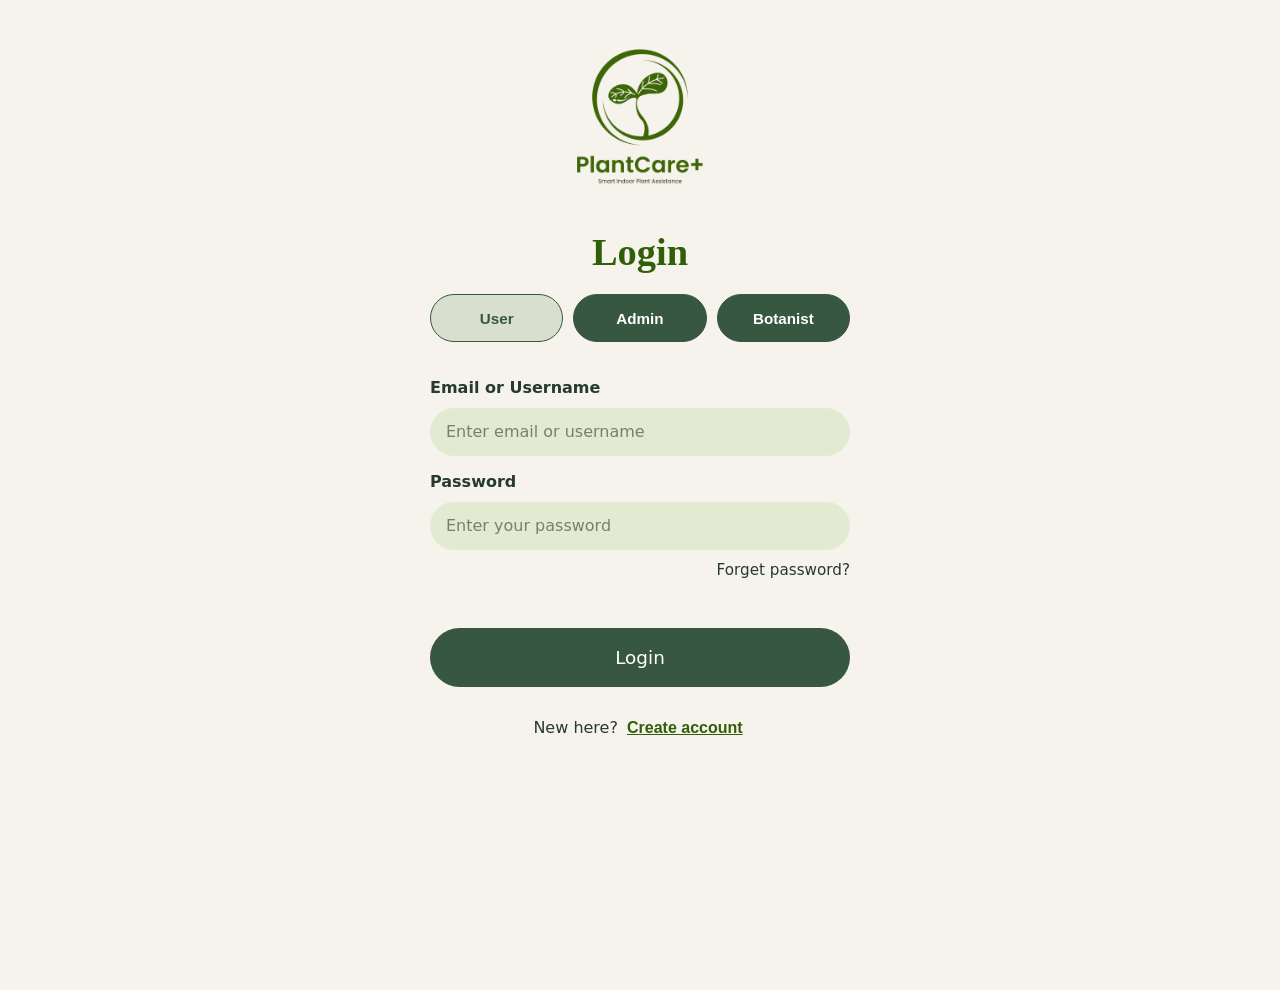
<file: index.html>
<!DOCTYPE html>
<html lang="en">
<head>
    <meta charset="UTF-8">
    <meta name="viewport" content="width=device-width, initial-scale=1.0">

    <title>Home | PlantCare</title>

    <link rel="stylesheet" href="css/style.css">
</head>

<body data-page="home">

    <main>
     
        <section class="hero">
            <div>
                <h1>Bring Greenery to Life</h1>

                <p style="color: var(--muted);">
                    Curated plants for every space and every plant parent.
                </p>

                <a class="btn" href="#results">Browse Plants</a>
            </div>

            <div class="art">
                <img
                src="1.jpeg"
                alt="Beautiful indoor plant in a pot"
                class="hero-plant-image"
                >
            </div>
        </section>

        <a class="btn wide" href="identify.html">
            📷 Identify Plant
        </a>

        <div class="chips" role="group" aria-label="Quick filters">
            <button class="chip" data-filter="all">
                <span><img src="images/leaves.png" alt="Filter"></span> Indoor
            </button>

            <button class="chip" data-filter="fav">
                <span>♡</span> Favourites
            </button>

            <button class="chip" data-filter="low">
                <span>☀</span> Low Light
            </button>

            <button class="chip" data-filter="pet">
                <span>🐾</span> Pet Friendly
            </button>
        </div>

        <label for="q">Search plants by name or category</label>
        <input
            type="search"
            id="q"
            placeholder="e.g. Fern, Succulent"
        >

        <div class="pill-row" style="margin: 14px 0;">
            <a class="btn soft" href="recommendations.html">
                Get Plant Recommendation
            </a>
        </div>

        <div class="panel" id="summary"></div>

        <h2 id="results">Plants</h2>
        <div class="grid" id="grid"></div>
    </main>
    
    <script src="js/plants-data.js"></script>
    <script src="js/app.js"></script>
    <script src="js/auth.js"></script><script>Auth.require()</script>
    <script src="js/pages.js"></script>

</body>
</html>
</file>
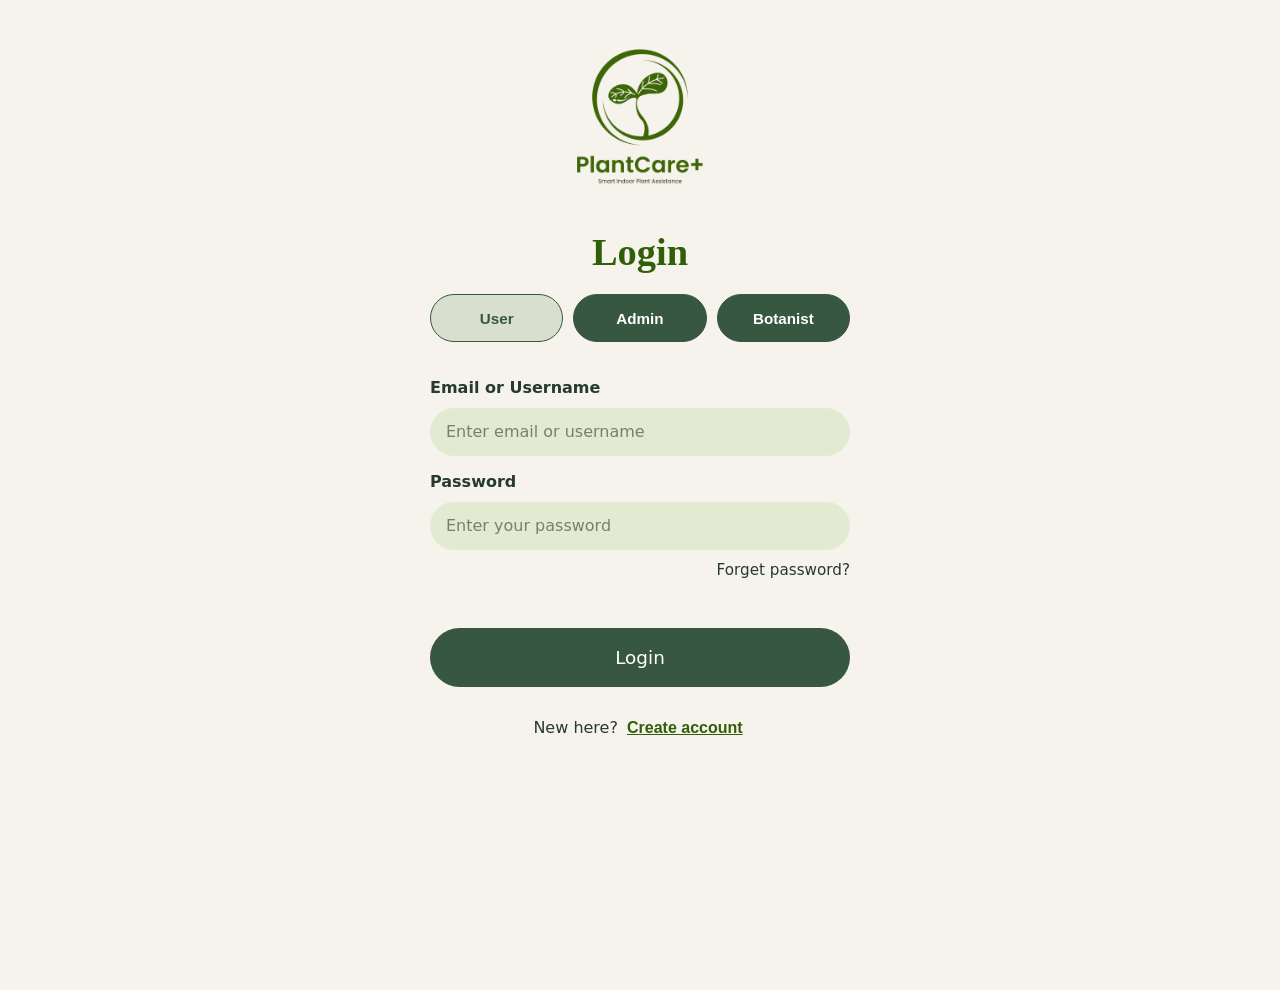
<file: care-reminders.html>
<!DOCTYPE html>
<html lang="en">
<head>
    <meta charset="UTF-8">
    <meta name="viewport" content="width=device-width, initial-scale=1.0">

    <title>Care Reminders | PlantCare</title>

    <link rel="stylesheet" href="css/style.css">
</head>

<body data-page="care">
    <main>
        <h1 style="text-align: center;">Care Reminders</h1>

        <div id="over"></div>
        <section>
            <h2>Completed</h2>
            <div id="completed"></div>
        </section>

        <h3>Upcoming</h3>
        <div id="up"></div>

        <div class="panel">
            <h3>Customize Care Schedule</h3>

            <form id="form" novalidate>
                <label for="plant">Plant</label>
                <select id="plant"></select>

                <label for="type">Task</label>
                <select id="type">
                    <option>Water</option>
                    <option>Fertilize</option>
                    <option>Prune</option>
                    <option>Repot</option>
                </select>

                <label for="due">First due date</label>
                <input type="date" id="due">

                <label for="every">
                    Repeat every (days, 0 = once)
                </label>
                <input
                    type="number"
                    id="every"
                    min="0"
                    value="7"
                >

                <div class="err" id="err"></div>

                <button class="btn" style="margin-top: 10px;">
                    Set Reminder
                </button>
            </form>

            <button
                class="btn soft"
                id="notif"
                style="margin-top: 10px;"
            >
                Enable browser notifications
            </button>
        </div>
    </main>

    <script src="js/plants-data.js"></script>
    <script src="js/app.js"></script>
    <script src="js/auth.js"></script><script>Auth.require()</script>
    <script src="js/pages.js"></script>
</body>
</html>
</file>
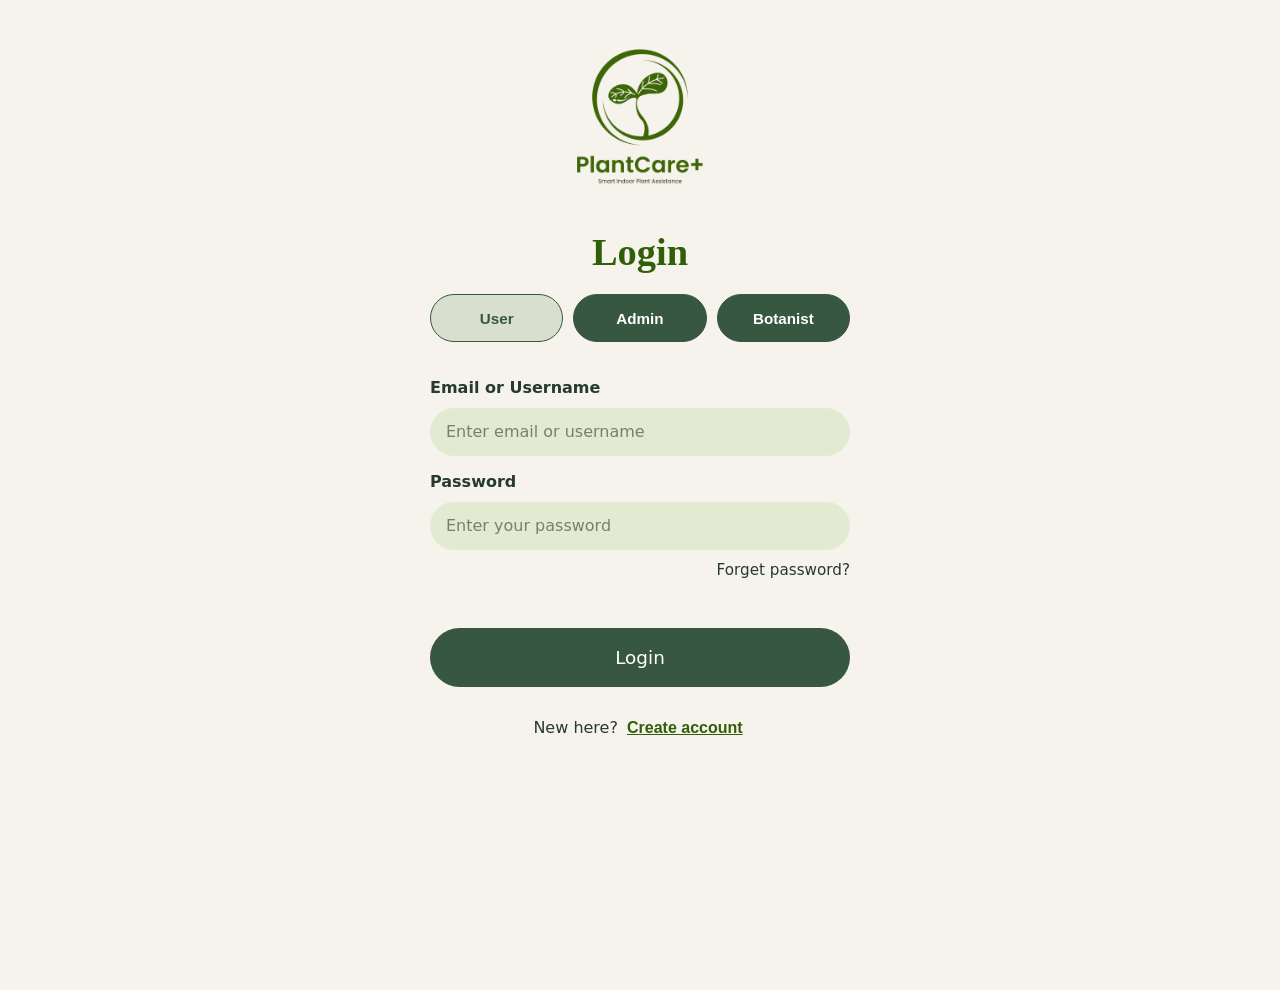
<file: identify.html>
<!DOCTYPE html>
<html lang="en">
<head>
    <meta charset="UTF-8">
    <meta name="viewport" content="width=device-width, initial-scale=1.0">

    <title>Identify · PlantCare</title>

    <link rel="stylesheet" href="css/style.css">
</head>

<body data-page="identify">
    <main>
        <h1>Identify a Plant</h1>


        <div class="drop" id="drop" tabindex="0">
            <p>📷 Drag &amp; drop a photo here, or click to choose</p>

            <input
                id="file"
                type="file"
                accept="image/*"
                hidden
            >

            <img
                id="preview"
                alt="Your uploaded plant photo"
                hidden
            >
        </div>

        <div class="err" id="err"></div>

        <button class="btn wide" id="go">
            Identify Plant
        </button>
        <div id="result"></div>
    </main>
  
    <script src="js/plants-data.js"></script>
    <script src="js/app.js"></script>
    <script src="js/auth.js"></script>
    <script>
        Auth.require();
    </script>
    <script src="js/pages.js"></script>
</body>
</html>
</file>
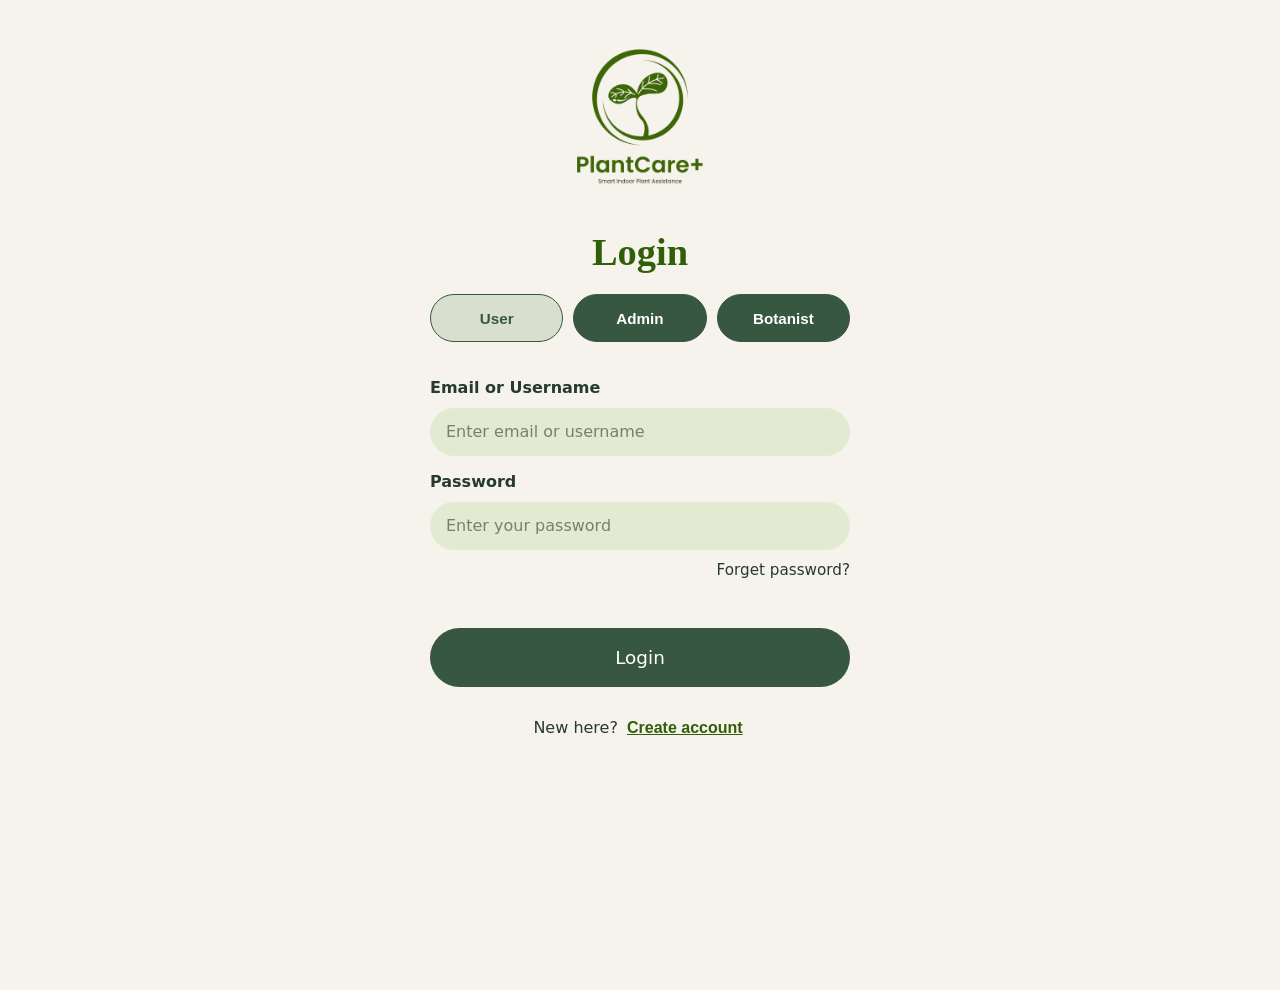
<file: my-plants.html>
<!DOCTYPE html>
<html lang="en">
<head>
    <meta charset="UTF-8">
    <meta name="viewport" content="width=device-width, initial-scale=1.0">

    <title>My Plants · PlantCare</title>

    <link rel="stylesheet" href="css/style.css">
</head>

<body data-page="mine">
    <main>
        <h1>My Plants</h1>

        <label for="room">Filter by room</label>

        <select id="room">
            <option value="">All rooms</option>
        </select>

        <div
            class="grid"
            id="list"
            style="margin-top: 16px;"
        ></div>
    </main>

    <script src="js/plants-data.js"></script>
    <script src="js/app.js"></script>
    <script src="js/auth.js"></script><script>Auth.require()</script>
    <script src="js/pages.js"></script>
</body>
</html>
</file>
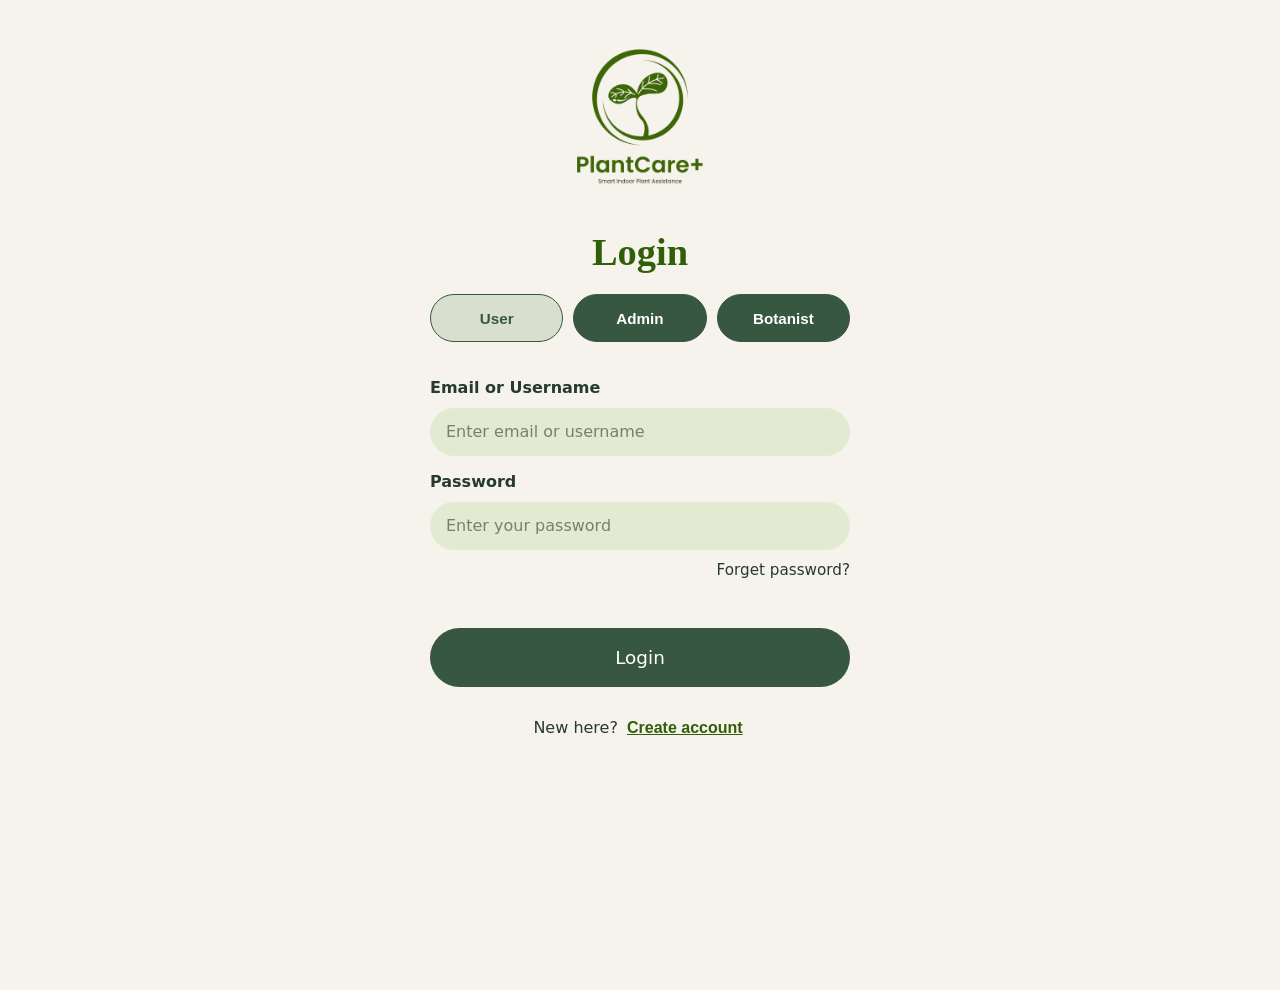
<file: plant-info.html>
<!DOCTYPE html>
<html lang="en">
<head>
    <meta charset="UTF-8">
    <meta name="viewport" content="width=device-width, initial-scale=1.0">

    <title>Plant Info · PlantCare</title>

    <link rel="stylesheet" href="css/style.css">
</head>

<body data-page="info">
    <main>
        <div id="info"></div>
    </main>

    <script src="js/plants-data.js"></script>
    <script src="js/app.js"></script>
    <script src="js/auth.js"></script><script>Auth.require()</script>
    <script src="js/pages.js"></script>
</body>
</html>
</file>
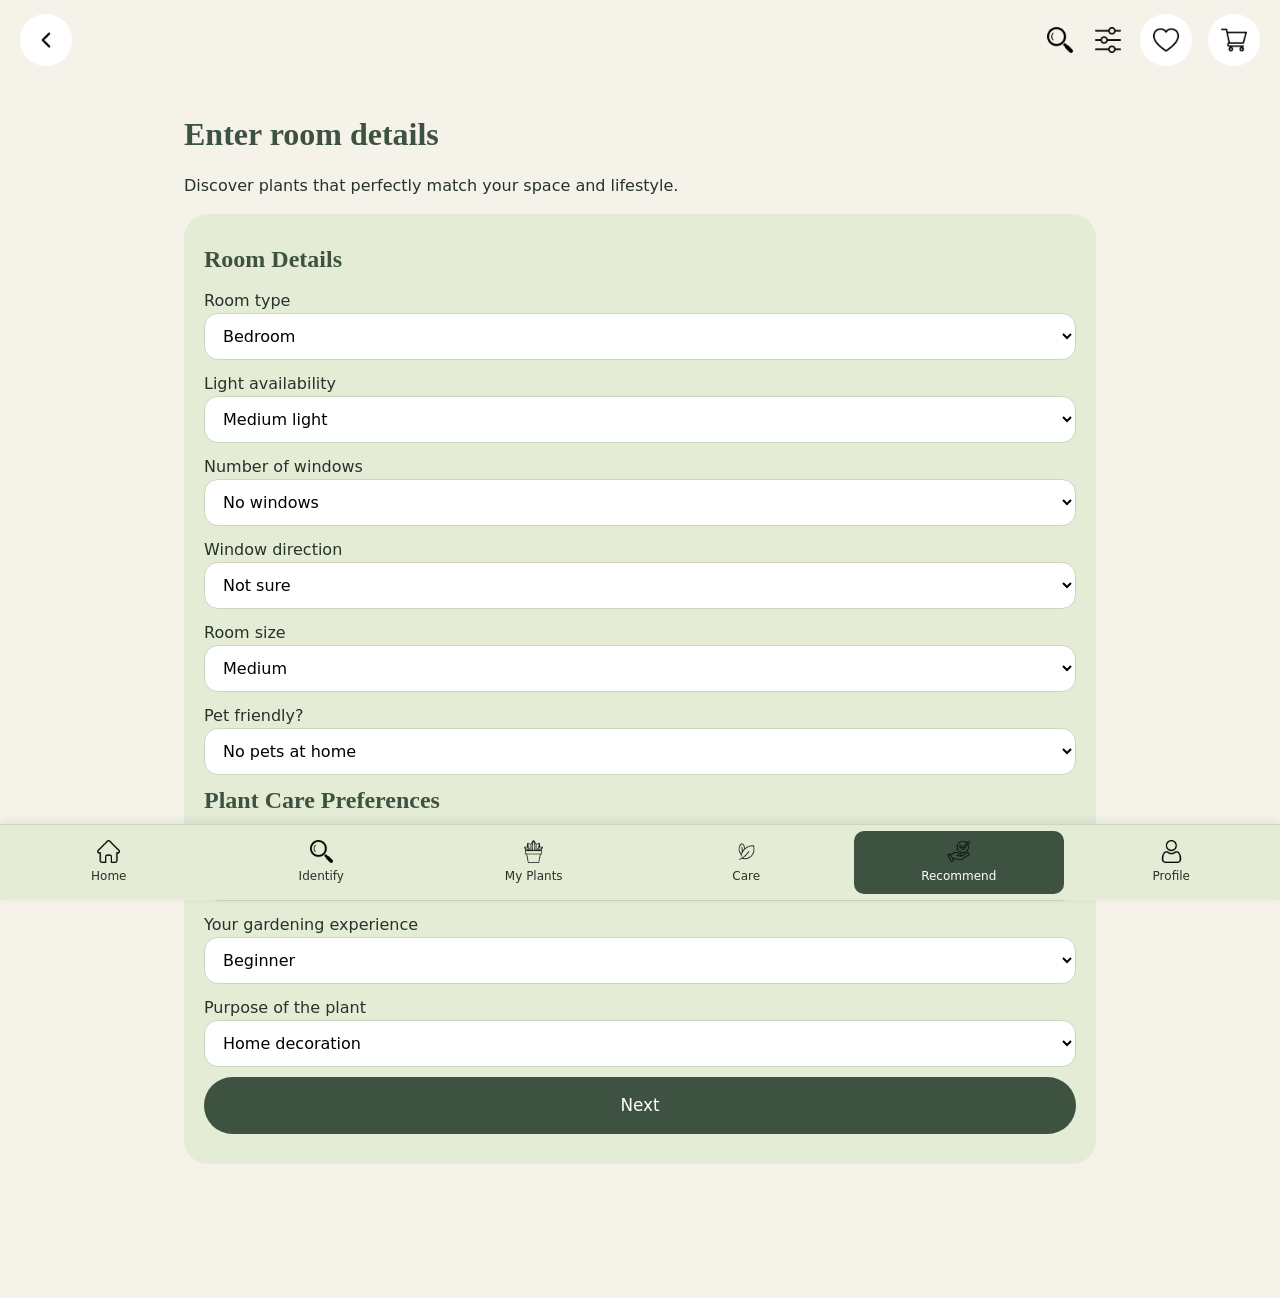
<file: recommendations.html>
<!DOCTYPE html>
<html lang="en">
<head>
    <meta charset="UTF-8">
    <meta name="viewport" content="width=device-width, initial-scale=1.0">
    <title>Find Your Plant · PlantCare</title>
    <link rel="stylesheet" href="css/style.css">
</head>

<body data-page="rec">
    <main>
        <h1>Enter room details</h1>
        <p class="subtitle">
            Discover plants that perfectly match your space and lifestyle.
        </p>

        <form class="panel" id="form">

            <h2>Room Details</h2>

            <label for="room">Room type</label>
            <select id="room" name="room">
                <option value="bedroom">Bedroom</option>
                <option value="living">Living Room</option>
                <option value="office">Office</option>
                <option value="balcony">Balcony</option>
                <option value="kitchen">Kitchen</option>
                <option value="other">Other</option>
            </select>

            <label for="light">Light availability</label>
            <select id="light" name="light">
                <option value="low">Low light</option>
                <option value="medium" selected>Medium light</option>
                <option value="bright">Bright indirect light</option>
                <option value="direct">Direct sunlight</option>
            </select>

            <label for="windows">Number of windows</label>
            <select id="windows" name="windows">
                <option value="0">No windows</option>
                <option value="1">1 window</option>
                <option value="2">2 windows</option>
                <option value="3">3 or more windows</option>
            </select>

            <label for="direction">Window direction</label>
            <select id="direction" name="direction">
                <option value="unknown">Not sure</option>
                <option value="north">North</option>
                <option value="south">South</option>
                <option value="east">East</option>
                <option value="west">West</option>
            </select>

            <label for="size">Room size</label>
            <select id="size" name="size">
                <option value="s">Small</option>
                <option value="m" selected>Medium</option>
                <option value="l">Large</option>
            </select>

            <label for="pets">Pet friendly?</label>
            <select id="pets" name="pets">
                <option value="no">No pets at home</option>
                <option value="yes">Yes, I have pets</option>
            </select>

            <h2>Plant Care Preferences</h2>

            <label for="care">Watering preference</label>
            <select id="care" name="care">
                <option value="low">Low maintenance</option>
                <option value="moderate" selected>Moderate</option>
                <option value="high">Frequent watering</option>
            </select>

            <label for="exp">Your gardening experience</label>
            <select id="exp" name="exp">
                <option value="Easy" selected>Beginner</option>
                <option value="Moderate">Intermediate</option>
                <option value="Hard">Expert</option>
            </select>

            <label for="purpose">Purpose of the plant</label>
            <select id="purpose" name="purpose">
                <option value="decoration">Home decoration</option>
                <option value="air">Air quality</option>
                <option value="desk">Desk plant</option>
                <option value="all">All purposes</option>
            </select>

            <button type="submit" class="btn wide">
                Next
            </button>

        </form>

        <section id="out" class="recommendation-results">
            <!-- Recommended plants will appear here -->
        </section>

    </main>

    <script src="js/plants-data.js"></script>
    <script src="js/auth.js"></script>
    <script>
        Auth.require();
    </script>
    <script src="js/app.js"></script>
    <script src="js/pages.js"></script>
</body>
</html>
</file>
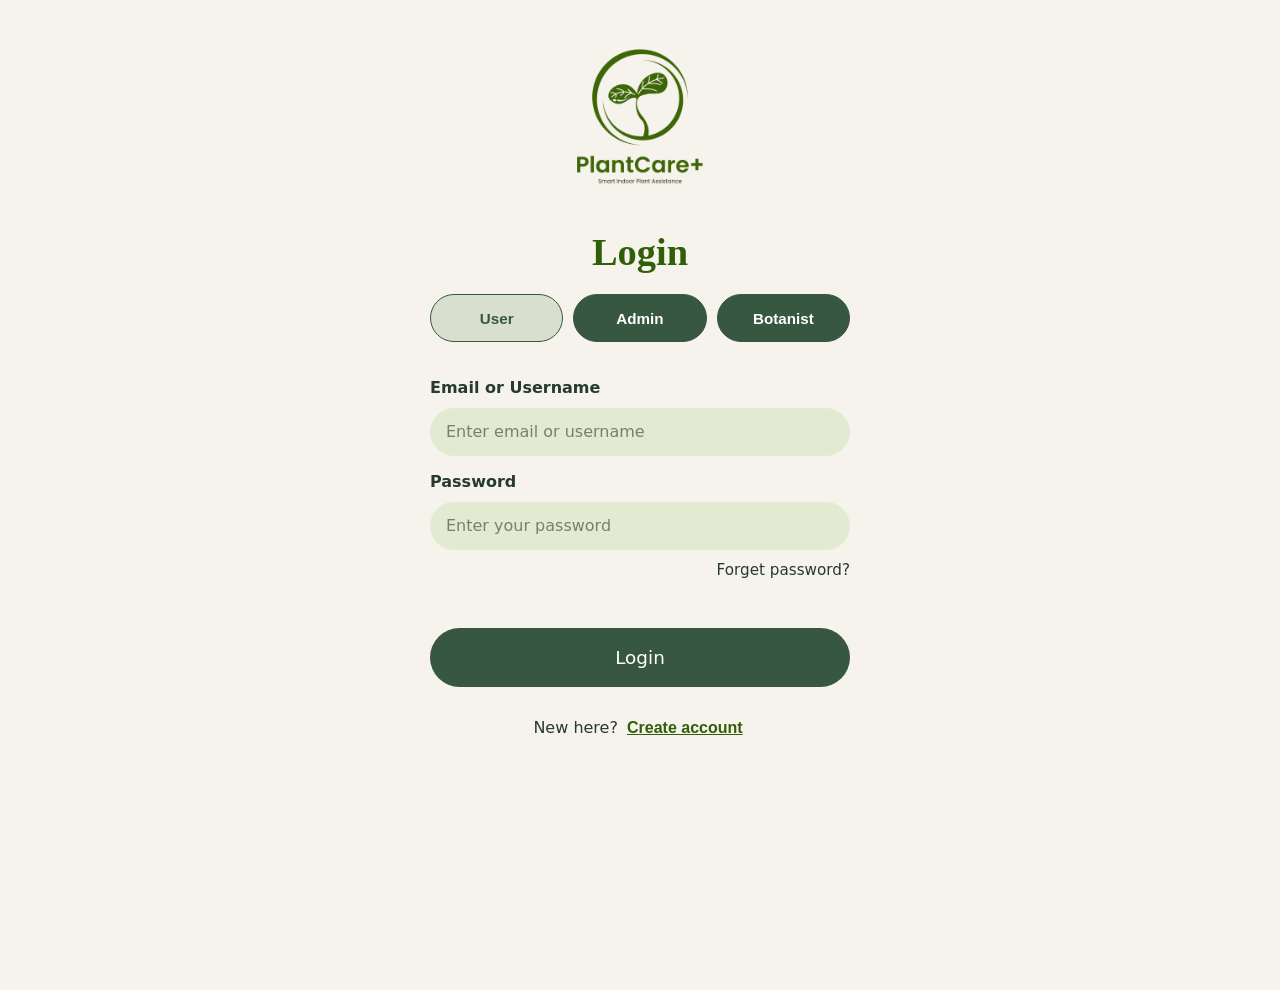
<file: signin.html>
<!DOCTYPE html>
<html lang="en">
<head>
    <meta charset="UTF-8">
    <meta name="viewport" content="width=device-width, initial-scale=1.0">
    <title>Login · PlantCare+</title>
    <link rel="stylesheet" href="css/style.css">
</head>

<body data-page="signin">
    <main class="signin-main">
        <section id="formView" class="signin-card">

            <div class="brand">
                <img
                    src="images/plantcare-logo.png"
                    alt="PlantCare+ — Smart Indoor Plant Assistance"
                    class="brand-logo"
                >
            </div>

            <h1 id="title">Login</h1>

            <div class="role-buttons">
                <button class="role-btn active" type="button">
                    User
                </button>

                <button class="role-btn" type="button">
                    Admin
                </button>

                <button class="role-btn" type="button">
                    Botanist
                </button>
            </div>

            <form id="authForm" novalidate>
                <div id="nameWrap" hidden>
                    <label for="name">Full Name</label>
                    <input
                        id="name"
                        type="text"
                        autocomplete="name"
                        placeholder="Enter your name"
                    >
                </div>

                <label for="email">Email or Username</label>
                <input
                    id="email"
                    type="text"
                    autocomplete="username"
                    placeholder="Enter email or username"
                >

                <label for="password">Password</label>
                <input
                    id="password"
                    type="password"
                    autocomplete="current-password"
                    placeholder="Enter your password"
                >

                <div class="forgot-password">
                    <a href="#" onclick="return false;">Forget password?</a>
                </div>

                <div class="err" id="err" role="alert"></div>

                <button
                    class="btn wide login-btn"
                    id="submitBtn"
                    type="submit"
                >
                    Login
                </button>
            </form>

            <div class="switch">
                <span id="switchText">New here?</span>
                <button
                    class="link"
                    id="switchBtn"
                    type="button"
                >
                    Create account
                </button>
            </div>
        </section>

        <section id="profileView" class="signin-card" hidden>
            <div class="profile-icon" aria-hidden="true">👤</div>

            <h1 id="who"></h1>
            <p class="sub" id="whoEmail"></p>

            <a class="btn wide" href="index.html">Go to Home</a>

            <button
                class="btn soft wide"
                id="signOutBtn"
                type="button"
            >
                Sign out
            </button>
        </section>
    </main>

    <script src="js/plants-data.js"></script>
    <script src="js/app.js"></script>
    <script src="js/auth.js"></script>
</body>
</html>
</file>
<file: css/style.css>
:root {
    --bg: #f5f2ea;
    --card: #e4ecd6;
    --dark: #3d5240;
    --mid: #7a9e7e;
    --yellow: #f5e08a;
    --text: #26332a;
    --muted: #6f7a70;
    --red: #c0504d;
}

/* Reset */
*,
*::before,
*::after {
    box-sizing: border-box;
}

html {
    min-height: 100%;
    width: 100%;
    overflow-x: clip;
}

body {
    min-height: 100vh;
    width: 100%;
    margin: 0;
    padding-bottom: 90px;
    display: flex;
    flex-direction: column;
    overflow-x: clip;
    background: var(--bg);
    color: var(--text);
    font-family: "DM Sans", system-ui, sans-serif;
    line-height: 1.5;
}

h1,
h2,
h3 {
    margin: 0.3em 0;
    color: var(--dark);
    font-family: Georgia, "Fraunces", serif;
}

a {
    color: inherit;
    text-decoration: none;
}

/* Header */
.app-header {
    position: relative;
    z-index: 10;
    flex-shrink: 0;
    width: 100%;
    min-height: 80px;
    padding: 12px 24px;
    display: flex;
    align-items: center;
    justify-content: space-between;
    gap: 12px;
    background: var(--bg);
}

.header-actions {
    display: flex;
    align-items: center;
    justify-content: flex-end;
    gap: 14px;
}

.app-header button,
.app-header a {
    flex-shrink: 0;
    box-sizing: border-box;
    cursor: pointer;
}

.app-header .back-btn,
.app-header .round-icon-btn {
    width: 52px;
    height: 52px;
    padding: 0;
    display: flex;
    align-items: center;
    justify-content: center;
    border: 0;
    border-radius: 50%;
    background: #fff;
}

.app-header .icon-btn {
    width: 32px;
    height: 42px;
    padding: 0;
    display: flex;
    align-items: center;
    justify-content: center;
    border: 0;
    background: transparent;
}

.app-header img {
    display: block;
    width: 26px !important;
    height: 26px !important;
    max-width: 26px !important;
    max-height: 26px !important;
    object-fit: contain;
}

/* Bottom navigation icons */
.nav-icon {
    display: block;
    width: 23px;
    height: 23px;
    margin: 0;
    object-fit: contain;
}

.logo {
    color: var(--dark);
    font-family: Georgia, serif;
    font-size: 1.3rem;
    font-weight: 700;
}

.logo-icon {
    width: 28px;
    height: 28px;
    object-fit: contain;
    vertical-align: middle;
}

/* Main content */
main {
    flex: 1 0 auto;
    width: 100%;
    max-width: 960px;
    margin: 0 auto;
    padding: 20px 24px 28px;
}

/* General navigation */
nav:not(.bottom-nav) {
    display: flex;
    flex-wrap: wrap;
    gap: 6px;
}

nav:not(.bottom-nav) a {
    padding: 8px 14px;
    border-radius: 99px;
    font-weight: 500;
}

nav:not(.bottom-nav) a:hover {
    background: #fff;
}

nav:not(.bottom-nav) a.active {
    background: var(--dark);
    color: #fff;
}

/* Footer */
footer,
.site-footer {
    margin-top: auto;
    padding: 20px 10px;
    color: var(--muted);
    font-size: 0.8rem;
    text-align: center;
}

/* Buttons */
.btn {
    display: inline-block;
    padding: 12px 22px;
    border: 0;
    border-radius: 99px;
    background: var(--dark);
    color: #fff;
    font: inherit;
    font-weight: 500;
    cursor: pointer;
    transition: opacity 0.2s, transform 0.2s;
}

.btn:hover {
    opacity: 0.88;
    transform: translateY(-1px);
}

.btn.soft {
    background: var(--card);
    color: var(--text);
}

.btn.yellow {
    background: var(--yellow);
    color: var(--text);
}

.btn.danger {
    background: var(--red);
}

.btn.wide {
    display: block;
    width: 100%;
    margin: 10px 0;
    padding: 16px;
    text-align: center;
    font-size: 1.05rem;
}

.btn:focus-visible,
input:focus-visible,
select:focus-visible,
button:focus-visible,
a:focus-visible {
    outline: 3px solid var(--mid);
    outline-offset: 2px;
}

/* Hero */
.hero {
    display: grid;
    grid-template-columns: minmax(0, 1fr) minmax(0, 1fr);
    align-items: center;
    gap: 20px;
    width: 100%;
    min-width: 0;
    padding: 28px;
    border-radius: 28px;
    background: var(--card);
}

.hero h1 {
    font-size: clamp(2rem, 5vw, 2.6rem);
    line-height: 1.1;
    overflow-wrap: break-word;
}

.hero .art {
    display: flex;
    align-items: center;
    justify-content: center;
    min-width: 0;
    min-height: 220px;
    padding: 24px;
    border-radius: 22px;
    background: linear-gradient(135deg, #efe6d2, #cfe0c0);
    font-size: 7rem;
    text-align: center;
}

/* Quick filters */
.chips {
    display: grid;
    grid-template-columns: repeat(4, minmax(0, 1fr));
    gap: 12px;
    margin: 20px 0;
}

.chip {
    padding: 16px 6px;
    border: 2px solid transparent;
    border-radius: 20px;
    background: #fff;
    font: inherit;
    text-align: center;
    cursor: pointer;
}

.chip.on,
.chip:hover {
    border-color: var(--mid);
}

.chip span {
    display: block;
    font-size: 1.8rem;
}

/* Plant grid and cards */
.grid {
    display: grid;
    grid-template-columns: repeat(auto-fill, minmax(210px, 1fr));
    gap: 16px;
}

.card {
    padding: 16px;
    border-radius: 22px;
    background: #fff;
    box-shadow: 0 2px 10px rgba(0, 0, 0, 0.06);
    transition: transform 0.2s;
}

.card:hover {
    transform: translateY(-3px);
}

.card .ph {
    margin-bottom: 8px;
    padding: 12px;
    border-radius: 16px;
    background: var(--card);
    font-size: 3.4rem;
    text-align: center;
}

.tag {
    display: inline-block;
    margin: 2px 2px 2px 0;
    padding: 2px 10px;
    border-radius: 99px;
    background: var(--card);
    font-size: 0.78rem;
}

.pill-row {
    display: flex;
    flex-wrap: wrap;
    gap: 10px;
}

/* Rows and panels */
.row {
    display: flex;
    flex-wrap: wrap;
    align-items: center;
    justify-content: space-between;
    gap: 10px;
    margin: 8px 0;
    padding: 14px 18px;
    border-radius: 20px;
    background: var(--card);
}

.row.white {
    background: #fff;
}

.over {
    color: var(--red);
    font-size: 0.85rem;
}

.panel {
    margin: 16px 0;
    padding: 20px;
    border-radius: 24px;
    background: var(--card);
}

/* Forms */
label {
    display: block;
    margin-top: 12px;
    font-weight: 500;
}

input,
select {
    width: 100%;
    min-width: 0;
    padding: 12px 14px;
    border: 1px solid #cbd7bf;
    border-radius: 14px;
    background: #fff;
    font: inherit;
}

.err {
    min-height: 1em;
    color: var(--red);
    font-size: 0.85rem;
}

/* Image upload */
.drop {
    padding: 32px;
    border: 2px dashed var(--mid);
    border-radius: 22px;
    background: #fff;
    text-align: center;
    cursor: pointer;
}

.drop.over {
    background: var(--card);
}

.drop img {
    max-width: 100%;
    max-height: 260px;
    border-radius: 16px;
}

.score {
    color: var(--dark);
    font-size: 1.6rem;
    font-weight: 700;
}

.empty {
    padding: 30px;
    color: var(--muted);
    text-align: center;
}

/* Toast */
#toast {
    position: fixed;
    z-index: 10001;
    bottom: 100px;
    left: 50%;
    max-width: calc(100% - 32px);
    padding: 12px 22px;
    transform: translateX(-50%);
    border-radius: 99px;
    background: var(--dark);
    color: #fff;
    opacity: 0;
    pointer-events: none;
    transition: opacity 0.3s;
}

#toast.show {
    opacity: 1;
}

/* Fixed bottom navigation */
.bottom-nav {
    position: fixed;
    z-index: 9999;
    right: 0;
    bottom: 0;
    left: 0;
    width: 100%;
    min-height: 76px;
    display: flex;
    flex-wrap: nowrap;
    align-items: stretch;
    justify-content: space-around;
    gap: 3px;
    padding: 6px 4px max(6px, env(safe-area-inset-bottom));
    border-top: 1px solid #cbd7bf;
    background: var(--card);
    box-shadow: 0 -2px 10px rgba(0, 0, 0, 0.08);
}

.bottom-nav a {
    flex: 1 1 0;
    min-width: 0;
    display: flex;
    flex-direction: column;
    align-items: center;
    justify-content: center;
    gap: 4px;
    padding: 6px 2px;
    border-radius: 10px;
    font-size: 12px;
    font-weight: 500;
    text-align: center;
}

.bottom-nav a:hover {
    background: #fff;
}

.bottom-nav a.active,
.bottom-nav a.active:hover {
    background: var(--dark);
    color: #fff;
}

/* Tablet and mobile */
@media (max-width: 700px) {
    main {
        padding: 14px 16px 24px;
    }

    .hero {
        grid-template-columns: minmax(0, 1fr);
        gap: 16px;
        padding: 22px;
    }

    .hero h1 {
        font-size: 2rem;
    }

    .hero .art {
        min-height: 180px;
        max-height: 260px;
        font-size: 5rem;
    }

    .chips {
        grid-template-columns: repeat(2, minmax(0, 1fr));
    }

    .grid {
        grid-template-columns: repeat(2, minmax(0, 1fr));
        gap: 12px;
    }
}

@media (max-width: 480px) {
    body {
        padding-bottom: 84px;
    }

    .app-header {
        min-height: 68px;
        padding: 10px 14px;
        gap: 8px;
    }

    .header-actions {
        gap: 10px;
    }

    .app-header .back-btn,
    .app-header .round-icon-btn {
        width: 44px;
        height: 44px;
    }

    .app-header .icon-btn {
        width: 28px;
        height: 38px;
    }

    .app-header img {
        width: 24px !important;
        height: 24px !important;
        max-width: 24px !important;
        max-height: 24px !important;
    }

    .bottom-nav {
        min-height: 70px;
        gap: 1px;
        padding-right: 2px;
        padding-left: 2px;
    }

    .bottom-nav a {
        gap: 3px;
        padding: 5px 1px;
        font-size: 10px;
    }

    .bottom-nav .nav-icon {
        width: 22px;
        height: 22px;
    }

    .grid {
        grid-template-columns: minmax(0, 1fr);
    }

    .drop {
        padding: 20px;
    }
}



/* Fix quick filter cards */
.chips {
    display: grid;
    grid-template-columns: repeat(2, minmax(0, 1fr));
    gap: 16px;
}

.chip {
    min-width: 0;
    min-height: 140px;
    display: flex;
    flex-direction: column;
    align-items: center;
    justify-content: center;
    gap: 8px;
    padding: 20px 10px;
    border: 2px solid transparent;
    border-radius: 24px;
    background: #fff;
    font-size: 1.1rem;
}

/* Keep icons small */
.chip span {
    display: flex;
    align-items: center;
    justify-content: center;
    width: 36px;
    height: 36px;
    margin: 0;
    font-size: 1.8rem;
}

.chip span img,
.chip .chip-icon {
    display: block;
    width: 30px !important;
    height: 30px !important;
    max-width: 30px !important;
    max-height: 30px !important;
    object-fit: contain;
}

.chip.on,
.chip:hover {
    border-color: var(--mid);
}

@media (max-width: 480px) {
    .chips {
        gap: 12px;
    }

    .chip {
        min-height: 130px;
        padding: 16px 8px;
    }
}

.app-header {
    width: 100%;
    display: flex;
    align-items: center;
    justify-content: space-between;
    padding: 12px 20px;
    background: var(--bg);
}

.header-actions {
    display: flex;
    align-items: center;
    justify-content: flex-end;
    gap: 16px;
    margin-left: auto;
}

.app-header img {
    width: 26px !important;
    height: 26px !important;
    object-fit: contain;
}

body[data-page="signin"] {
    background: #f5f3eb;
    color: #263b2b;
}

.signin-main {
    width: 100%;
    max-width: 520px;
    min-height: 100vh;
    margin: 0 auto;
    padding: 28px 24px 50px;
}

.signin-card {
    width: 100%;
}

.brand {
    display: flex;
    justify-content: center;
    align-items: center;
    margin: 12px auto 24px;
}

.brand-logo {
    display: block;
    width: 100%;
    max-width: 370px;
    height: auto;
    object-fit: contain;
}

.signin-card h1 {
    margin: 12px 0 28px;
    text-align: center;
    color: #315e08;
    font-size: 2rem;
    font-weight: 700;
}

.role-buttons {
    display: flex;
    justify-content: space-between;
    gap: 12px;
    margin: 30px 0 48px;
}

.role-btn {
    flex: 1;
    min-width: 0;
    min-height: 58px;
    padding: 12px 8px;
    border: 1.5px solid #385740;
    border-radius: 26px;
    background: #385740;
    color: #ffffff;
    font-size: 1rem;
    font-weight: 600;
    cursor: default;
}

.role-btn.active {
    background: #d8dfce;
    color: #385740;
}

#authForm {
    display: flex;
    flex-direction: column;
    gap: 12px;
}

#authForm label {
    margin-top: 8px;
    color: #263b2b;
    font-size: 1.15rem;
    font-weight: 700;
}

#authForm input {
    width: 100%;
    min-height: 56px;
    padding: 14px 18px;
    border: none;
    border-radius: 28px;
    outline: none;
    background: #e2ebd2;
    color: #263b2b;
    font-size: 1rem;
}

#authForm input:focus {
    box-shadow: 0 0 0 2px #385740;
}

#authForm input::placeholder {
    color: #74816e;
}

.forgot-password {
    margin-top: 0;
    text-align: right;
}

.forgot-password a {
    color: #263b2b;
    font-size: 0.95rem;
    text-decoration: none;
}

.login-btn {
    width: 100%;
    min-height: 68px;
    margin-top: 28px;
    border: none;
    border-radius: 36px;
    background: #385740;
    color: #ffffff;
    font-size: 1.3rem;
}

.switch {
    margin-top: 24px;
    text-align: center;
}

.link {
    padding: 4px;
    border: none;
    background: transparent;
    color: #315e08;
    font-size: 1rem;
    font-weight: 700;
    text-decoration: underline;
    cursor: pointer;
}

.profile-icon {
    margin: 50px auto 20px;
    text-align: center;
    font-size: 4rem;
}

.signin-card[hidden],
#nameWrap[hidden] {
    display: none !important;
}

@media (max-width: 380px) {
    .signin-main {
        padding-right: 18px;
        padding-left: 18px;
    }

    .role-buttons {
        gap: 8px;
    }

    .role-btn {
        font-size: 0.9rem;
    }

    .brand-logo {
        max-width: 300px;
    }
}


body[data-page="signin"] {
    box-sizing: border-box;
    min-height: 100vh;
    overflow-x: hidden;
}

body[data-page="signin"] *,
body[data-page="signin"] *::before,
body[data-page="signin"] *::after {
    box-sizing: border-box;
}

body[data-page="signin"] .signin-main {
    width: 100%;
    max-width: 460px;
    min-height: 100vh;
    margin: 0 auto;
    padding: 12px 20px 24px;
}

body[data-page="signin"] .brand {
    margin: 0 auto 8px;
}

body[data-page="signin"] .brand-logo {
    display: block;
    width: 100%;
    max-width: 210px;
    max-height: 220px;
    height: auto;
    object-fit: contain;
}

body[data-page="signin"] .signin-card h1 {
    margin: 8px 0 20px;
    font-size: clamp(1.8rem, 6vw, 2.4rem);
    line-height: 1.15;
}

body[data-page="signin"] .role-buttons {
    gap: 10px;
    margin: 20px 0 28px;
}

body[data-page="signin"] .role-btn {
    min-height: 48px;
    padding: 10px 6px;
    font-size: 0.95rem;
}

body[data-page="signin"] #authForm {
    gap: 8px;
}

body[data-page="signin"] #authForm label {
    margin-top: 6px;
    font-size: 1rem;
}

body[data-page="signin"] #authForm input {
    min-height: 48px;
    padding: 12px 16px;
    font-size: 1rem;
}

body[data-page="signin"] .login-btn {
    min-height: 54px;
    margin-top: 16px;
    font-size: 1.15rem;
}

body[data-page="signin"] .switch {
    margin-top: 18px;
    padding-bottom: 8px;
}

@media (max-height: 750px) {
    body[data-page="signin"] .brand-logo {
        max-width: 150px;
        max-height: 150px;
    }

    body[data-page="signin"] .signin-main {
        padding-top: 8px;
    }

    body[data-page="signin"] .role-buttons {
        margin-bottom: 18px;
    }
}


.hero .art {
    display: flex;
    align-items: center;
    justify-content: center;
    flex: 0 1 40%;
    min-width: 0;
}

.hero-plant-image {
    display: block;
    width: 100%;
    max-width: 240px;
    height: auto;
    max-height: 280px;
    object-fit: contain;
    border-radius: 16px;
}

@media (max-width: 600px) {
    .hero {
        gap: 16px;
    }

    .hero .art {
        flex-basis: 35%;
    }

    .hero-plant-image {
        max-width: 140px;
        max-height: 190px;
    }
}


.card .ph {
    width: 100%;
    height: 280px;
    padding: 12px;
    box-sizing: border-box;
    overflow: hidden;
    border-radius: 24px;
    background: #e4ecd8;

    display: flex;
    align-items: center;
    justify-content: center;
}

.card .ph .plant-image {
    display: block;
    width: 100%;
    height: 100%;
    object-fit: contain;
    object-position: center;
    border-radius: 0;
}

@media (max-width: 600px) {
    .card .ph {
        height: 260px;
        padding: 10px;
    }
}

#info {
    width: 100%;
    max-width: 100%;
    min-width: 0;
    margin: 0 auto;
}

#info .hero {
    display: block;
    width: 100%;
    min-width: 0;
    margin: 0 0 24px;
    padding: 0;
    overflow: hidden;
    border-radius: 24px;
    background: transparent;
}

#info .plant-detail-image {
    display: flex;
    align-items: center;
    justify-content: center;
    width: 100%;
    min-width: 0;
    min-height: 0;
    max-height: 420px;
    padding: 0;
    overflow: hidden;
    border-radius: 24px;
    background: var(--card);
}

#info .plant-detail-image .plant-photo {
    display: block;
    width: 100%;
    height: 380px;
    max-width: 100%;
    object-fit: contain;
    object-position: center;
    border-radius: 0;
}

#info > h1 {
    margin: 20px 0 12px;
    font-size: clamp(2rem, 6vw, 3rem);
    line-height: 1.15;
    overflow-wrap: anywhere;
}

#info > p,
#info > div {
    min-width: 0;
    max-width: 100%;
    overflow-wrap: break-word;
}

#info .chips {
    grid-template-columns: repeat(2, minmax(0, 1fr));
}

#info .chip {
    min-width: 0;
    overflow-wrap: anywhere;
}

#info .panel {
    min-width: 0;
    overflow-wrap: anywhere;
}

@media (max-width: 600px) {
    #info .plant-detail-image .plant-photo {
        height: 300px;
    }

    #info > h1 {
        font-size: 2rem;
    }

    #info .chips {
        gap: 10px;
    }

    #info .chip {
        min-height: 120px;
        padding: 14px 8px;
        font-size: 1rem;
    }

    #info .panel {
        padding: 16px;
    }
}
/* Fix date input visibility on iPhone and Safari */
input[type="date"] {
    display: block;
    width: 100%;
    max-width: 100%;
    min-width: 0;
    min-height: 48px;
    padding: 12px;
    box-sizing: border-box;

    -webkit-appearance: none;
    appearance: none;

    background-color: #fff;
    color: #26332a;
    border: 1px solid #cbd7bf;
    border-radius: 14px;

    font-family: Arial, sans-serif;
    font-size: 16px;
    line-height: normal;
}


input[type="date"]::-webkit-date-and-time-value {
    text-align: left;
    min-height: 1.2em;
}

input[type="date"]::-webkit-calendar-picker-indicator {
    margin: 0;
    padding: 0;
    cursor: pointer;
}

@media (max-width: 480px) {
    input[type="date"] {
        min-height: 50px;
        padding: 12px 10px;
        font-size: 16px;
    }
}



#list {
    display: grid;
    grid-template-columns: 1fr;
    gap: 20px;
    margin-top: 20px;
}

#list img {
    width: 100%;
    height: 280px;
    object-fit: cover;
    object-position: center;
    display: block;
    border-radius: 28px;
}

#list > * {
    min-width: 0;
    overflow: hidden;
}

@media (max-width: 600px) {
    #list img {
        height: 280px;
        object-fit: cover;
    }
}
</file>
